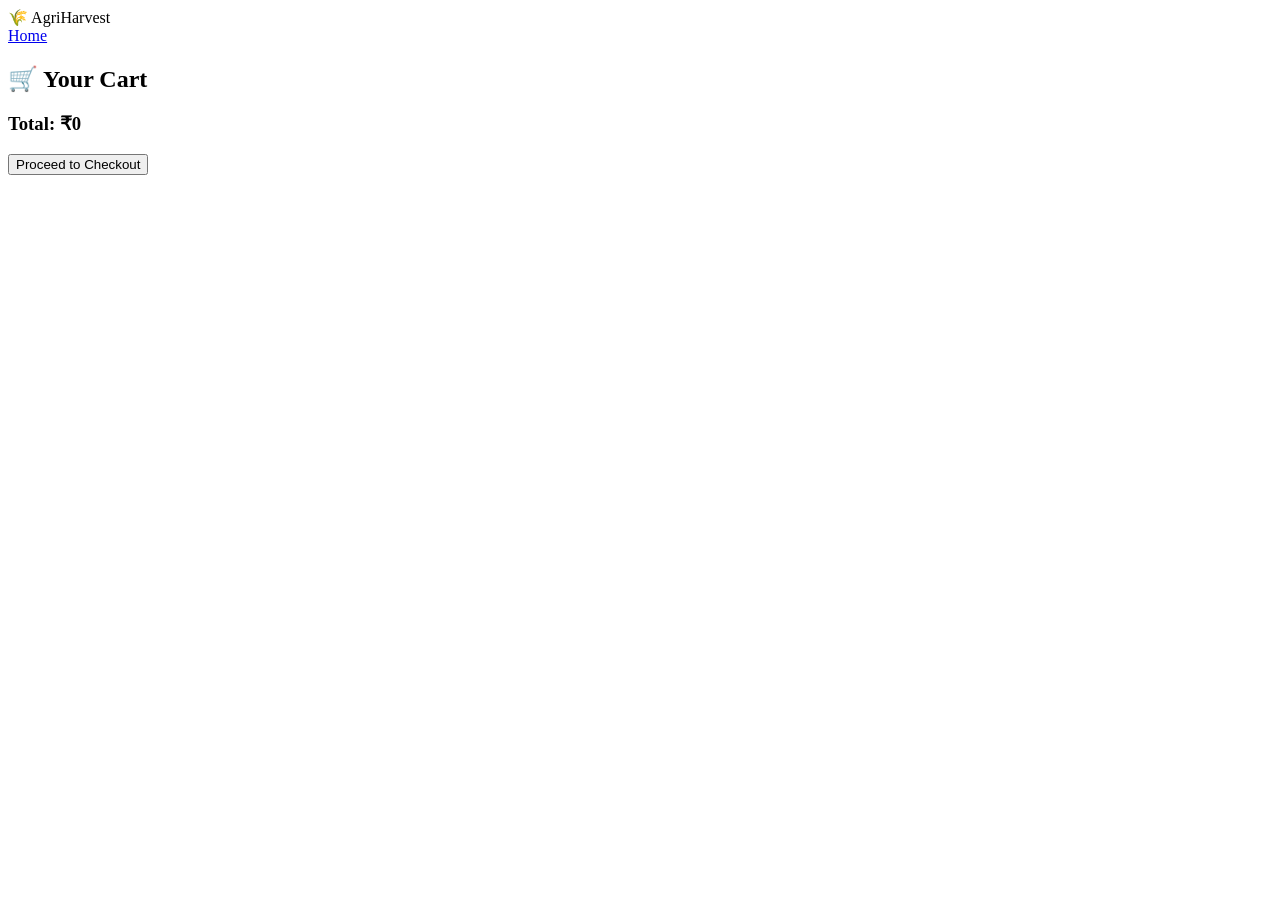
<file: pages/cart.html>
<!DOCTYPE html>
<html lang="en">

<head>
    <meta charset="UTF-8">
    <title>Cart | AgriHarvest</title>
    <link rel="stylesheet" href="../assets/css/cart.css">
</head>

<body>

    <header class="header">
        <div class="logo-text">🌾 AgriHarvest</div>
        <nav>
            <a href="../index.html">Home</a>
        </nav>
    </header>

    <section class="cart-container">
        <h2>🛒 Your Cart</h2>

        <div id="cartItems"></div>

        <div class="cart-summary">
            <h3>Total: ₹<span id="totalPrice">0</span></h3>
            <button onclick="checkout()" class="btn btn-cta">Proceed to Checkout</button>
        </div>
    </section>

    <script src="../assets/js/cart.js"></script>
</body>

</html>
</file>
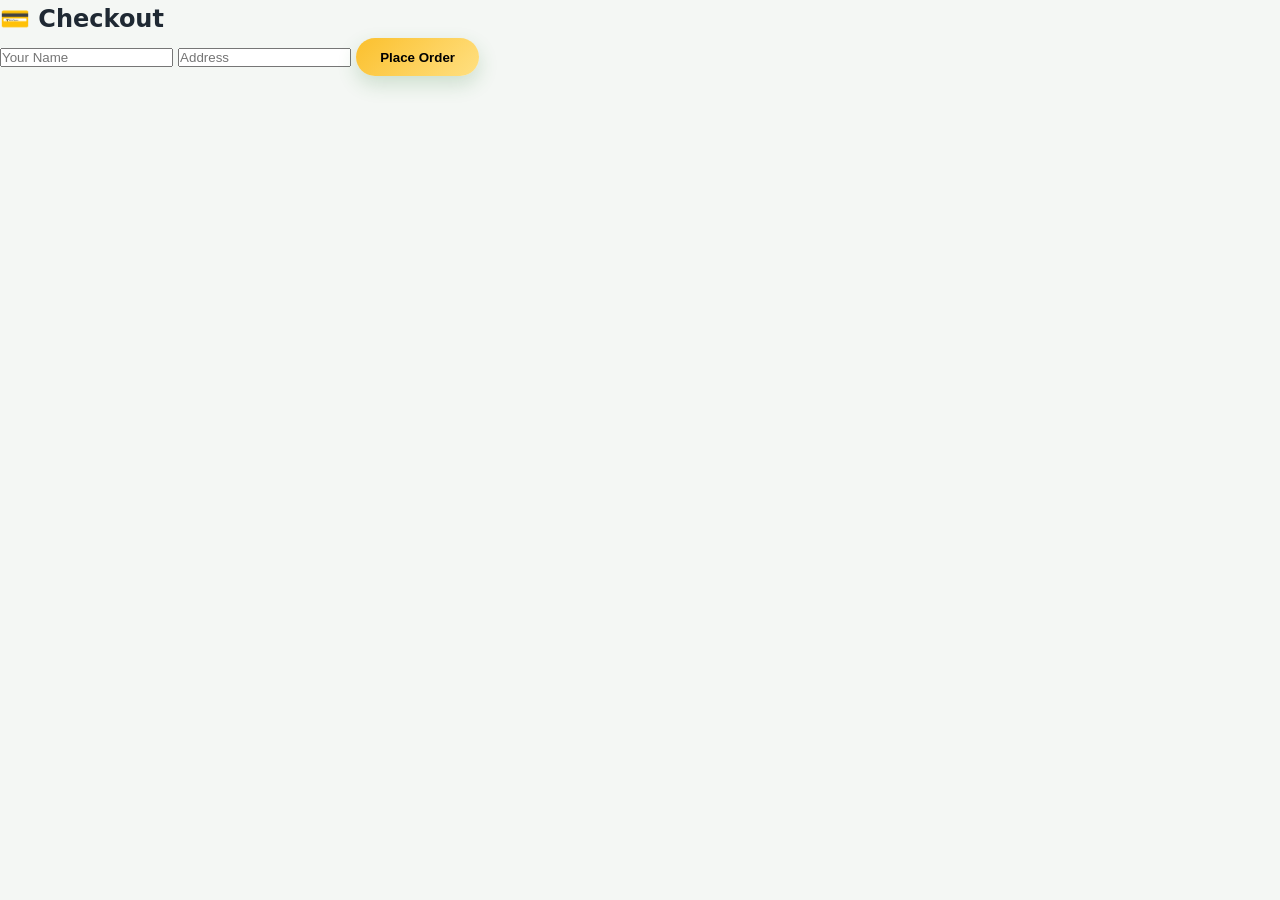
<file: pages/checkout.html>
<!DOCTYPE html>
<html>

<head>
    <title>Checkout</title>
    <link rel="stylesheet" href="../assets/css/style.css">
</head>

<body>

    <section class="checkout">
        <h2>💳 Checkout</h2>

        <input type="text" id="name" placeholder="Your Name">
        <input type="text" id="address" placeholder="Address">

        <button onclick="placeOrder()" class="btn btn-cta">Place Order</button>
    </section>

    <script src="../assets/js/checkout.js"></script>
</body>

</html>
</file>
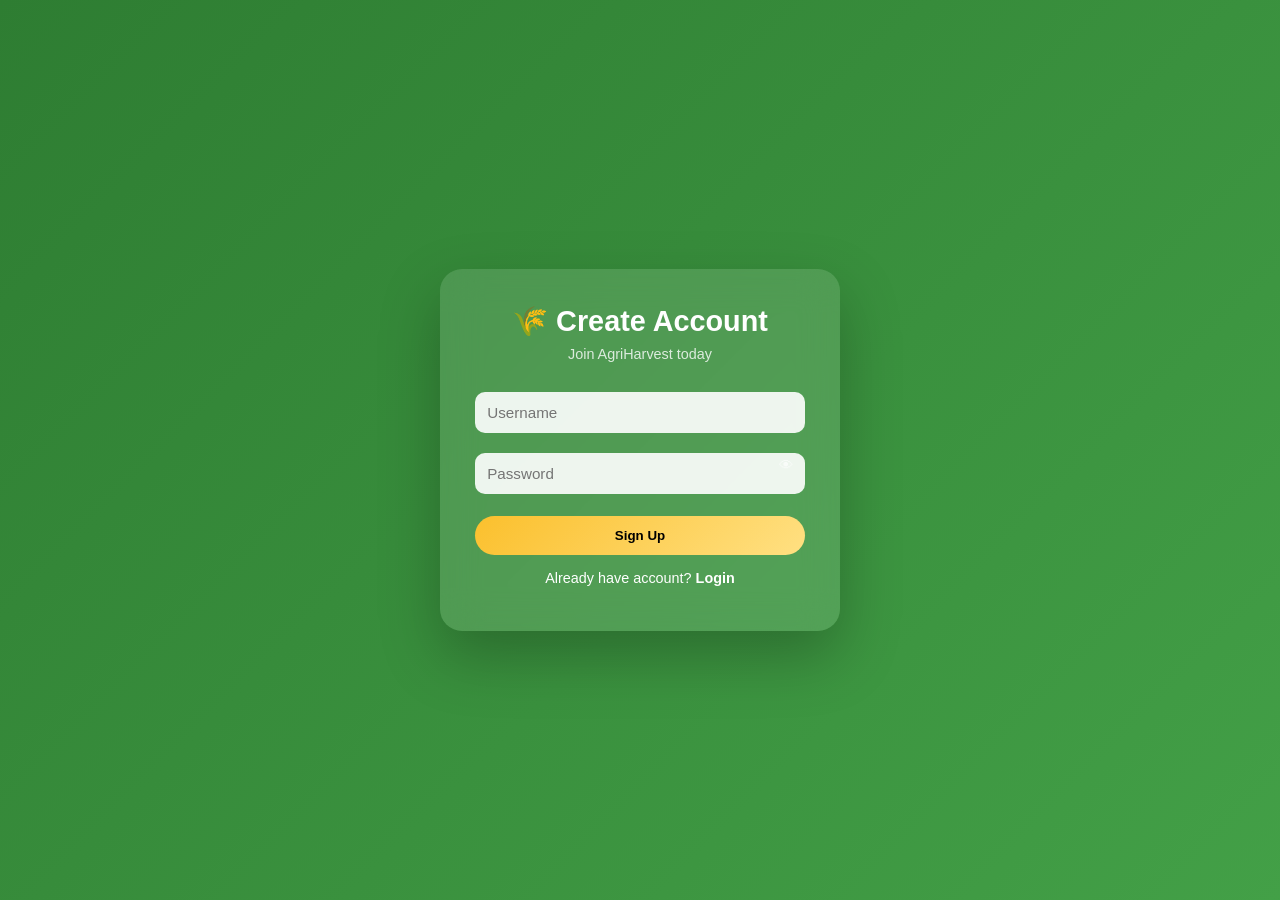
<file: pages/signup.html>
<!DOCTYPE html>
<html lang="en">
<head>
  <meta charset="UTF-8">
  <title>Signup | AgriHarvest</title>
  <link rel="stylesheet" href="../assets/css/login.css">
</head>

<body>

<div class="login-container">
  <div class="login-card">

    <h2>🌾 Create Account</h2>
    <p class="subtitle">Join AgriHarvest today</p>

    <input type="text" id="newUser" placeholder="Username">

    <div class="password-box">
      <input type="password" id="newPass" placeholder="Password">
      <span onclick="togglePass()">👁</span>
    </div>

    <button onclick="signup()" class="btn">Sign Up</button>

    <p class="switch">
      Already have account? <a href="login.html">Login</a>
    </p>

    <p id="msg" class="error"></p>

  </div>
</div>

<script src="../assets/js/auth.js"></script>

<script>
function togglePass() {
  const pass = document.getElementById("newPass");
  pass.type = pass.type === "password" ? "text" : "password";
}
</script>

</body>
</html>
</file>
<file: assets/css/cart.css>
/* ===== CART + ORDER UI ===== */
.cart-item,
.order {
    background: #fff;
    padding: 15px;
    margin: 10px 0;
    border-radius: 10px;
}

.checkout input {
    display: block;
    margin: 10px 0;
    padding: 10px;
    width: 250px;
}
</file>
<file: assets/css/style.css>
/* ================= RESET ================= */
*,
*::before,
*::after {
  box-sizing: border-box;
  margin: 0;
  padding: 0;
}

html {
  scroll-behavior: smooth;
}

body {
  font-family: Inter, system-ui, -apple-system, Segoe UI, Roboto, sans-serif;
  background: #f4f7f4;
  color: #1f2933;
  line-height: 1.6;
  overflow-x: hidden;
}

/* ================= VARIABLES ================= */
:root {
  --green: #2e7d32;
  --green-light: #43a047;
  --yellow: #fbc02d;
  --dark: #1f2933;
  --radius: 20px;
  --shadow: 0 10px 30px rgba(0, 0, 0, 0.08);
}

/* ================= HEADER ================= */
.header {
  position: sticky;
  top: 0;
  z-index: 3000;

  display: grid;
  grid-template-columns: auto 1fr auto;
  align-items: center;

  padding: 0.9rem 2rem;
  background: rgba(46, 125, 50, 0.9);
  backdrop-filter: blur(12px);
  border-bottom: 1px solid rgba(255, 255, 255, 0.1);
}

.logo-text {
  color: #fff;
  font-weight: 900;
  font-size: 1.7rem;
}

/* ================= NAVBAR ================= */
.navbar {
  display: flex;
  justify-content: center;
}

.navbar ul {
  display: flex;
  gap: 35px;
  list-style: none;
}

.navbar a {
  color: #fff;
  text-decoration: none;
  font-weight: 600;
  position: relative;
}

.navbar a::after {
  content: "";
  position: absolute;
  bottom: -5px;
  left: 0;
  width: 0%;
  height: 2px;
  background: var(--yellow);
  transition: 0.3s;
}

.navbar a:hover::after,
.navbar a.active::after {
  width: 100%;
}

/* ================= RIGHT ================= */
.nav-right {
  display: flex;
  align-items: center;
  gap: 18px;
  justify-self: end;
}

/* ================= AUTH BUTTON ================= */
.nav-btn {
  padding: 6px 16px;
  border-radius: 20px;
  border: 1px solid #fff;
  color: #fff;
  transition: 0.3s;
}

.nav-btn.signup {
  background: var(--yellow);
  color: #000;
  border: none;
}

.nav-btn:hover {
  transform: translateY(-2px);
}

/* ================= NOTIFICATION ================= */
.notif {
  position: relative;
  font-size: 1.4rem;
  cursor: pointer;
  color: #fff;
}

.badge {
  position: absolute;
  top: -5px;
  right: -8px;
  background: red;
  color: #fff;
  font-size: 10px;
  padding: 2px 6px;
  border-radius: 50%;
}

.notif-dropdown {
  position: absolute;
  top: 45px;
  right: 0;
  width: 220px;
  background: #fff;
  color: #000;
  border-radius: 12px;
  box-shadow: 0 15px 40px rgba(0, 0, 0, 0.15);

  opacity: 0;
  transform: translateY(10px);
  pointer-events: none;
  transition: 0.25s;
}

.notif-dropdown.show {
  opacity: 1;
  transform: translateY(0);
  pointer-events: all;
}

.notif-dropdown p {
  padding: 10px;
  border-bottom: 1px solid #eee;
}

.notif-dropdown p:hover {
  background: #f5f5f5;
}

/* ================= HERO ================= */
.hero {
  position: relative;
  padding: 6rem 1.5rem;
  text-align: center;
  background-size: cover;
  background-position: center;
}

.hero::before {
  content: "";
  position: absolute;
  inset: 0;
  background: linear-gradient(rgba(0, 0, 0, 0.5), rgba(46, 125, 50, 0.4));
}

.hero-content {
  position: relative;
  z-index: 2;
  max-width: 700px;
  margin: auto;
  padding: 2.5rem;

  background: rgba(255, 255, 255, 0.85);
  backdrop-filter: blur(14px);
  border-radius: var(--radius);
  border: 1px solid rgba(255, 255, 255, 0.4);

  box-shadow: 0 20px 60px rgba(0, 0, 0, 0.15);
}

.hero h1 {
  font-size: 2.8rem;
  color: var(--green);
}

.hero p {
  margin-top: 10px;
  color: #555;
}

/* ================= BUTTON ================= */
.btn {
  padding: 0.7rem 1.5rem;
  border-radius: 999px;
  font-weight: 700;
  border: none;
  text-decoration: none;
  cursor: pointer;

  background: linear-gradient(135deg, var(--green), var(--green-light));
  color: #fff;

  transition: 0.3s;
  box-shadow: 0 8px 20px rgba(46, 125, 50, 0.2);
}

.btn:hover {
  transform: translateY(-3px) scale(1.02);
}

.btn-cta {
  background: linear-gradient(135deg, #fbc02d, #ffe082);
  color: #000;
}

/* ================= SECTION ================= */
.page-section {
  padding: 4rem 1.5rem;
  text-align: center;
}

.page-section:nth-child(even) {
  background: #ffffff;
}

.page-section:nth-child(odd) {
  background: #f7faf7;
}

/* ================= CARDS ================= */
.cards {
  display: grid;
  gap: 1.5rem;
  margin-top: 2rem;
  grid-template-columns: repeat(auto-fit, minmax(240px, 1fr));
}

.card {
  background: #fff;
  padding: 1.5rem;
  border-radius: var(--radius);
  box-shadow: var(--shadow);
  transition: 0.35s;
}

.card:hover {
  transform: translateY(-12px) scale(1.03);
  box-shadow: 0 25px 60px rgba(0, 0, 0, 0.2);
}

/* ================= AI BOX ================= */
.ai-box {
  max-width: 600px;
  margin: 2rem auto;
  background: #fff;
  padding: 1.5rem;
  border-radius: var(--radius);
}

.chat-controls {
  display: flex;
  gap: 8px;
}

.chat-controls input {
  flex: 1;
  padding: 10px;
}

/* ================= ABOUT ================= */
.about-section {
  padding: 5rem 1.5rem;
  background: linear-gradient(to bottom, #f4f7f4, #ffffff);
}

.about-container {
  max-width: 1100px;
  margin: auto;

  display: grid;
  grid-template-columns: 1fr 1fr;
  gap: 50px;
  align-items: center;
}

.about-image {
  display: flex;
  justify-content: center;
}

.about-image img {
  width: 100%;
  max-width: 480px;
  height: 320px;
  object-fit: cover;
  border-radius: 20px;
  box-shadow: 0 20px 50px rgba(0, 0, 0, 0.15);
  transition: 0.4s;
}

.about-image img:hover {
  transform: scale(1.05);
}

.about-text h2 {
  font-size: 2rem;
  color: var(--green);
}

.about-text p {
  color: #555;
}

.about-list {
  margin: 15px 0;
  list-style: none;
}

.about-list li {
  margin: 6px 0;
}

/* ================= FOOTER FIX ================= */
.footer {
  background: #1b3a2f;
  color: #ddd;
  font-size: 0.95rem;
  width: 100%;
}

/* ===== TOP BAR ===== */
.footer-top {
  background: #2e7d32;
  text-align: center;
  padding: 12px;
}

.footer-top a {
  color: #fff;
  text-decoration: none;
  font-weight: 600;
}

/* ===== MAIN GRID (FIXED NAME) ===== */
.footer-grid {
  max-width: 1200px;
  margin: 0 auto;

  display: grid;
  grid-template-columns: repeat(4, 1fr);
  gap: 40px;

  padding: 2rem 1.5rem;
}

/* HEADINGS */
.footer-grid h4 {
  color: #fff;
  margin-bottom: 12px;
}

/* LINKS */
.footer a {
  display: block;
  color: #ccc;
  text-decoration: none;
  margin: 6px 0;
  transition: 0.25s;
}

/* ✅ FIXED HOVER */
.footer a {
  transform: translateX(5px);
  color: #fff;
}

/* ===== MIDDLE ===== */
.footer-middle {
  border-top: 1px solid rgba(255, 255, 255, 0.1);
  padding: 1.5rem;

  display: flex;
  justify-content: center;
  align-items: center;
  gap: 30px;
  flex-wrap: wrap;
}

/* ===== BOTTOM ===== */
.footer-bottom {
  text-align: center;
  padding: 1rem;
  border-top: 1px solid rgba(255, 255, 255, 0.1);
  color: #aaa;
}

/* ===== RESPONSIVE ===== */
@media (max-width: 992px) {
  .footer-grid {
    grid-template-columns: repeat(2, 1fr);
  }
}

@media (max-width: 600px) {
  .footer-grid {
    grid-template-columns: 1fr;
    text-align: center;
  }

  .footer a {
    transform: none;
  }
}

/* ================= MOBILE NAV FIX ================= */
@media (max-width: 768px) {

  .header {
    display: flex;
    justify-content: space-between;
  }

  /* 🔥 Center navbar properly */
  .navbar {
    position: fixed;
    top: 0;
    right: 0;
    width: 75%;
    max-width: 300px;
    height: 100vh;
    background: var(--green);
    padding: 2rem;


    transform: translateX(100%);
    transition: 0.3s;

    z-index: 9998;


  }

  .navbar.active {
    transform: translateX(0);
  }

  /* spacing fix */
  .navbar ul {
    flex-direction: column;
    gap: 20px;
  }

  .navbar a {
    color: #fff;
  }
}




/* USER BOX */
.user-box {
  position: relative;
}

/* PROFILE IMAGE */
.user-img {
  width: 38px;
  height: 38px;
  border-radius: 50%;
  cursor: pointer;
  border: 2px solid white;
}

/* DROPDOWN */
.user-dropdown {
  position: absolute;
  right: 0;
  top: 55px;
  width: 220px;

  background: #fff;
  color: #000;
  border-radius: 12px;
  overflow: hidden;

  box-shadow: 0 10px 25px rgba(0,0,0,0.2);

  opacity: 0;
  transform: translateY(10px);
  pointer-events: none;
  transition: 0.3s;
}

.user-dropdown.show {
  opacity: 1;
  transform: translateY(0);
  pointer-events: all;
}

/* HEADER */
.user-header {
  display: flex;
  gap: 10px;
  padding: 12px;
  border-bottom: 1px solid #eee;
}

.user-header img {
  width: 40px;
  border-radius: 50%;
}

.user-header .sub {
  font-size: 12px;
  color: gray;
}

/* LINKS */
.user-dropdown a {
  display: block;
  padding: 10px 12px;
  text-decoration: none;
  color: black;
  transition: 0.2s;
}

.user-dropdown a:hover {
  background: #f4f4f4;
}


/* RIGHT SIDE */
.nav-right {
  display: flex;
  align-items: center;
  gap: 20px;
}

/* PROFILE */
.profile-wrapper {
  position: relative;
  cursor: pointer;
}

.profile-img {
  width: 38px;
  height: 38px;
  border-radius: 50%;
  border: 2px solid white;
}

/* DROPDOWN */
.profile-dropdown {
  position: absolute;
  top: 50px;
  right: 0;

  width: 200px;
  background: #fff;
  color: #000;

  border-radius: 10px;
  box-shadow: 0 10px 25px rgba(0,0,0,0.2);

  padding: 10px;

  opacity: 0;
  transform: translateY(10px);
  pointer-events: none;
  transition: 0.3s;
}

.profile-dropdown.show {
  opacity: 1;
  transform: translateY(0);
  pointer-events: all;
}

/* ITEMS */
.profile-dropdown a {
  display: block;
  padding: 8px;
  text-decoration: none;
  color: #333;
  border-radius: 6px;
}

.profile-dropdown a:hover {
  background: #f4f4f4;
}

.user-name {
  font-weight: bold;
  padding: 5px 8px;
}
</file>
<file: assets/css/login.css>
/* ===== RESET ===== */
* {
    margin: 0;
    padding: 0;
    box-sizing: border-box;
}

/* ===== BODY ===== */
body {
    height: 100vh;
    display: flex;
    justify-content: center;
    align-items: center;
    font-family: Inter, sans-serif;
    background: linear-gradient(135deg, #2e7d32, #43a047);
    overflow: hidden;
}

/* ===== CONTAINER ===== */
.login-container {
    width: 100%;
    padding: 20px;
}

/* ===== CARD ===== */
.login-card {
    max-width: 400px;
    margin: auto;
    padding: 2.2rem;
    border-radius: 22px;

    background: rgba(255, 255, 255, 0.12);
    backdrop-filter: blur(18px);

    box-shadow: 0 25px 60px rgba(0, 0, 0, 0.25);
    text-align: center;
    color: #fff;

    transition: 0.3s;
}

/* subtle hover */
.login-card:hover {
    transform: translateY(-4px);
}

/* ===== TEXT ===== */
.login-card h2 {
    margin-bottom: 8px;
    font-size: 1.8rem;
    font-weight: 700;
}

.subtitle {
    font-size: 0.9rem;
    margin-bottom: 20px;
    opacity: 0.8;
}

/* ===== INPUT ===== */
.login-card input {
    width: 100%;
    padding: 12px;
    margin: 10px 0;
    border-radius: 10px;
    border: none;
    outline: none;

    background: rgba(255, 255, 255, 0.9);
    font-size: 0.95rem;

    transition: 0.25s;
}

/* focus effect */
.login-card input:focus {
    box-shadow: 0 0 0 2px #fbc02d;
    transform: scale(1.02);
}

/* ===== PASSWORD BOX ===== */
.password-box {
    position: relative;
}

.password-box span {
    position: absolute;
    right: 12px;
    top: 14px;
    cursor: pointer;
    font-size: 0.9rem;
    opacity: 0.7;
    transition: 0.2s;
}

.password-box span:hover {
    opacity: 1;
}

/* ===== BUTTON ===== */
.btn {
    width: 100%;
    padding: 12px;
    border-radius: 30px;
    border: none;

    background: linear-gradient(135deg, #fbc02d, #ffe082);
    color: #000;
    font-weight: bold;

    margin-top: 12px;
    cursor: pointer;

    transition: 0.3s;
}

/* hover */
.btn:hover {
    transform: scale(1.05);
    box-shadow: 0 10px 25px rgba(0, 0, 0, 0.2);
}

/* ===== SWITCH ===== */
.switch {
    margin-top: 15px;
    font-size: 0.9rem;
}

.switch a {
    color: #fff;
    font-weight: bold;
    text-decoration: none;
}

.switch a:hover {
    text-decoration: underline;
}

/* ===== ERROR ===== */
.error {
    color: #ffd6d6;
    margin-top: 10px;
    font-size: 0.85rem;
}

/* ===== DIVIDER ===== */
.divider {
    margin: 18px 0;
    font-size: 0.8rem;
    opacity: 0.7;
    position: relative;
}

.divider::before,
.divider::after {
    content: "";
    position: absolute;
    width: 40%;
    height: 1px;
    background: rgba(255, 255, 255, 0.3);
    top: 50%;
}

.divider::before {
    left: 0;
}

.divider::after {
    right: 0;
}

/* ===== GOOGLE BUTTON ===== */
.google-btn {
    width: 100%;
    padding: 11px;
    border-radius: 30px;
    border: none;

    background: #fff;
    color: #000;
    font-weight: 600;

    display: flex;
    align-items: center;
    justify-content: center;
    gap: 10px;

    cursor: pointer;
    transition: 0.3s;
}

.google-btn img {
    width: 18px;
}

/* hover */
.google-btn:hover {
    transform: scale(1.05);
    box-shadow: 0 10px 25px rgba(0, 0, 0, 0.2);
}

/* ===== MOBILE ===== */
@media (max-width: 500px) {
    .login-card {
        padding: 1.6rem;
        border-radius: 18px;
    }

    .login-card h2 {
        font-size: 1.5rem;
    }
}

/* ===== AUTH OPTIONS ===== */
.auth-options {
    display: flex;
    justify-content: space-between;
    font-size: 0.8rem;
    margin-top: 8px;
    margin-bottom: 10px;
}

.auth-options a {
    color: #fff;
    text-decoration: none;
}

.auth-options a:hover {
    text-decoration: underline;
}
</file>
